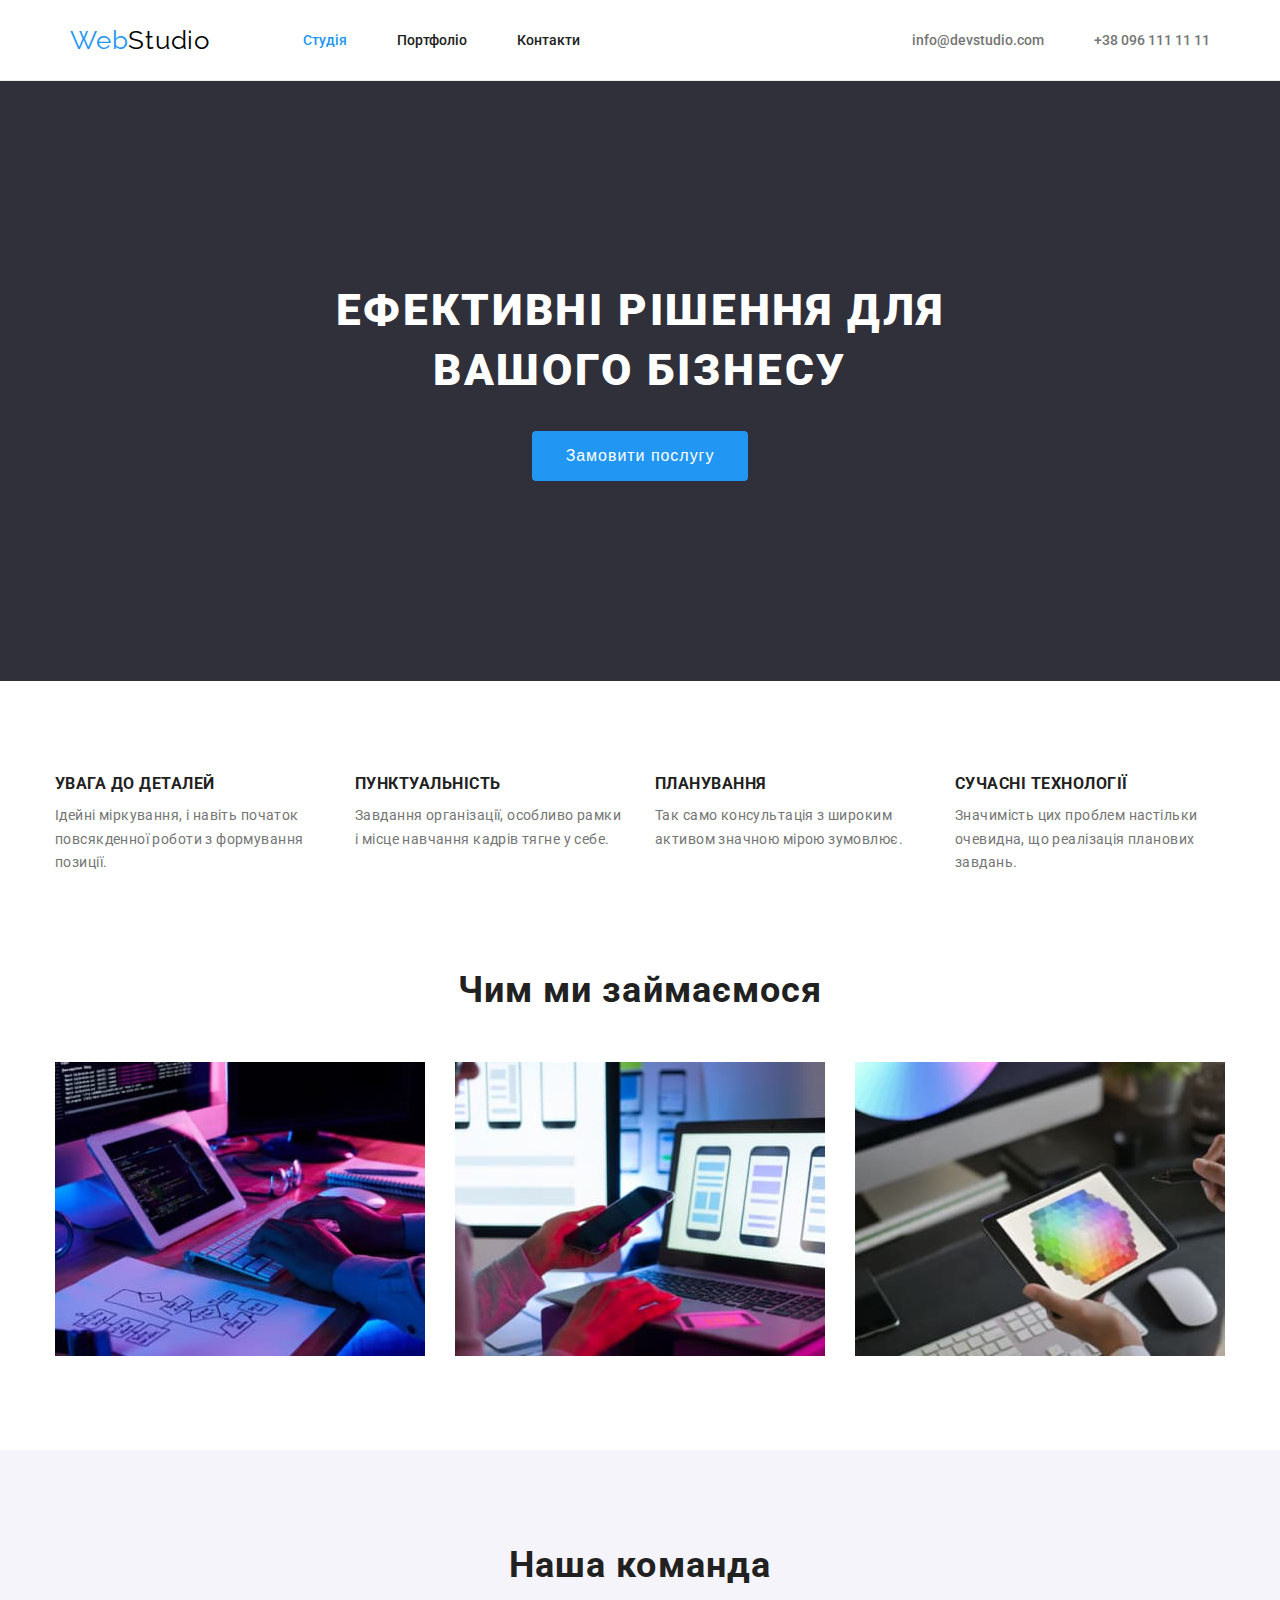
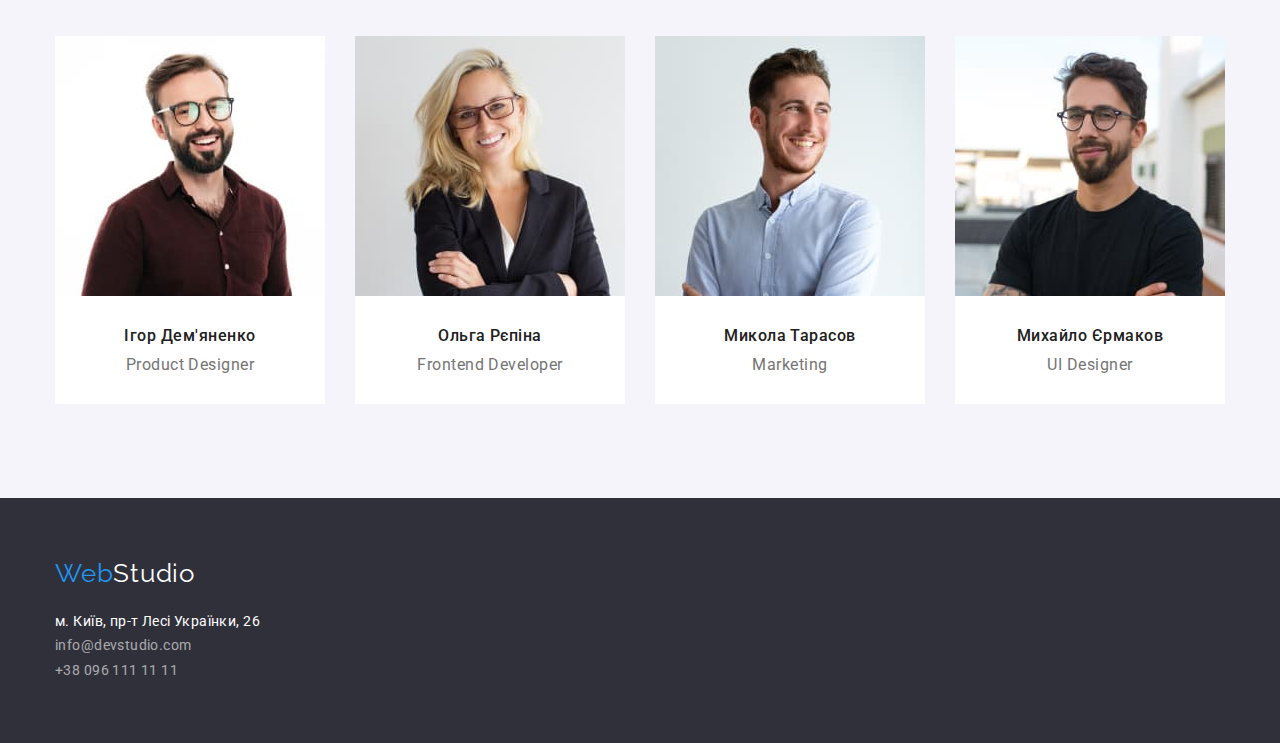
<file: index.html>
<!DOCTYPE html>
<html lang="uk">
  <!--Метаданні-->
  <head>
    <meta charset="UTF-8" />
    <meta http-equiv="X-UA-Compatible" content="IE=edge" />
    <meta name="viewport" content="width=device-width, initial-scale=1.0" />
    <title>Студія</title>

    <!-- Шрифт із google -->
    <link rel="preconnect" href="https://fonts.googleapis.com" />
    <link rel="preconnect" href="https://fonts.gstatic.com" crossorigin />
    <link href="https://fonts.googleapis.com/css2?family=Raleway:wght@700&family=Roboto:wght@400;500;700&display=swap"
      rel="stylesheet"/>

    <!-- Modern-normalize -->
    <link
      rel="stylesheet"
      href="https://cdnjs.cloudflare.com/ajax/libs/modern-normalize/1.1.0/modern-normalize.min.css"
      integrity="sha512-wpPYUAdjBVSE4KJnH1VR1HeZfpl1ub8YT/NKx4PuQ5NmX2tKuGu6U/JRp5y+Y8XG2tV+wKQpNHVUX03MfMFn9Q=="
      crossorigin="anonymous"
      referrerpolicy="no-referrer"/>

    <!-- Стилі CSS -->
    <link rel="stylesheet" href="./CSS/styles.css" />
  </head>

  <!--Тіло сайта Студія-->
  <body class="body">
    <!--Шапка сайту-->
    <header class="header">
      <div class="container main-nav">
          <nav class="container menu">
            <a href="./index.html" lang="en" class="logo"><span class="accent">Web</span>Studio</a>
            <ul class="site-nav list">
              <li class="item"><a href="./index.html" class="link current">Студія</a></li>
              <li class="item"><a href="./portfolio.html" class="link">Портфоліо</a></li>
              <li class="item"><a href="./contacts.html" class="link">Контакти</a></li>
            </ul>
          </nav>
        
          <div class="container">
            <ul class="auth-nav list">
              <li class="item">
                <a href="mailto:info@devstudio.com" lang="en" class="link">info@devstudio.com</a>
              </li>
              <li class="item">
                <a href="tel:+380961111111" class="link">+38 096 111 11 11</a>
              </li>
            </ul>
          </div>
      </div>
    </header>

    <!--Unique page content-->
    <main>
      <!--Герой-->
      <section class="hero">
        <div class="container">
          <h1 class="hero-title">
            Ефективні рішення для <br />
            вашого бізнесу
          </h1>
          <button type="button" class="button-hero">Замовити послугу</button>
        </div>
      </section>

      <!--Наші переваги-->

      <section class="section">
        <div class="container">
          <h2 class="visually-hidden">Наші переваги</h2>
          <ul class="feature-list">
            <li class="item">
              <h3 class="feature-title">Увага до деталей</h3>
              <p class="feature-text">
                Ідейні міркування, і навіть початок повсякденної роботи з
                формування позиції.
              </p>
            </li>
            <li class="item">
              <h3 class="feature-title">Пунктуальність</h3>
              <p class="feature-text">
                Завдання організації, особливо рамки і місце навчання кадрів
                тягне у себе.
              </p>
            </li>
            <li class="item">
              <h3 class="feature-title">Планування</h3>
              <p class="feature-text">
                Так само консультація з широким активом значною мірою зумовлює.
              </p>
            </li>
            <li class="item">
              <h3 class="feature-title">Сучасні технології</h3>
              <p class="feature-text">
                Значимість цих проблем настільки очевидна, що реалізація
                планових завдань.
              </p>
            </li>
          </ul>
        </div>
      </section>

      <!--Чим ми займаємося-->
      <section class="section no-padding">
        <div class="container">
          <h2 class="section-title">Чим ми займаємося</h2>
          <ul class="services-list">
            <li class="item">
              <img class="card-image no-gap"src="./images/box1.jpg" alt="Послуга1" width="370" />
            </li>
            <li class="item">
              <img class="card-image no-gap" src="./images/box2.jpg" alt="Послуга2" width="370" />
            </li>
            <li class="item">
              <img class="card-image no-gap" src="./images/box3.jpg" alt="Послуга3" width="370" />
            </li>
          </ul>
        </div>
      </section>

      <!--Наша команда-->
      <section class="section team">
        <div class="container">
          <h2 class="section-title">Наша команда</h2>
          <ul class="team-list">
            <li class="employee">
              <img class="card-image no-gap" src="./images/img.jpg" alt="Ігор Дем'яненко" width="270" />
              <h3 class="title">Ігор Дем'яненко</h3>
              <p lang="en" class="team-position">Product Designer</p>
            </li>
            <li class="employee">
              <img class="card-image no-gap" src="./images/img(1).jpg" alt="Ольга Рєпіна" width="270" />
              <h3 class="title">Ольга Рєпіна</h3>
              <p lang="en" class="team-position">Frontend Developer</p>
            </li>
            <li class="employee">
              <img class="card-image no-gap" src="./images/img(2).jpg" alt="Микола Тарасов" width="270" />
              <h3 class="title">Микола Тарасов</h3>
              <p lang="en" class="team-position">Marketing</p>
            </li>
            <li class="employee">
              <img class="card-image no-gap" src="./images/img(3).jpg" alt="Михайло Єрмаков" width="270"/>
              <h3 class="title">Михайло Єрмаков</h3>
              <p lang="en" class="team-position">UI Designer</p>
            </li>
          </ul>
        </div>
      </section>
    </main>

    <!--Footer-->
    <footer class="footer">
      <div class="container">
        <a href="./index.html" lang="en" class="logo">
          <span class="accent">Web</span><span class="accent-wiht">Studio</span>
        </a>
        <address>
          <ul class="footer-list">
            <li>
              <a
                href="https://goo.gl/maps/CPtrU1FHBa2aNyZL9"
                target="_blank"
                rel="noopener noreferrer nofollow"
                class="link-adress"
                >м. Київ, пр-т Лесі Українки, 26</a
              >
            </li>
            <li>
              <a href="mailto:info@devstudio.com" lang="en" class="link"
                >info@devstudio.com</a
              >
            </li>
            <li>
              <a href="tel:+380961111111" class="link">+38 096 111 11 11</a>
            </li>
          </ul>
        </address>
      </div>
    </footer>
  </body>
</html>
</file>
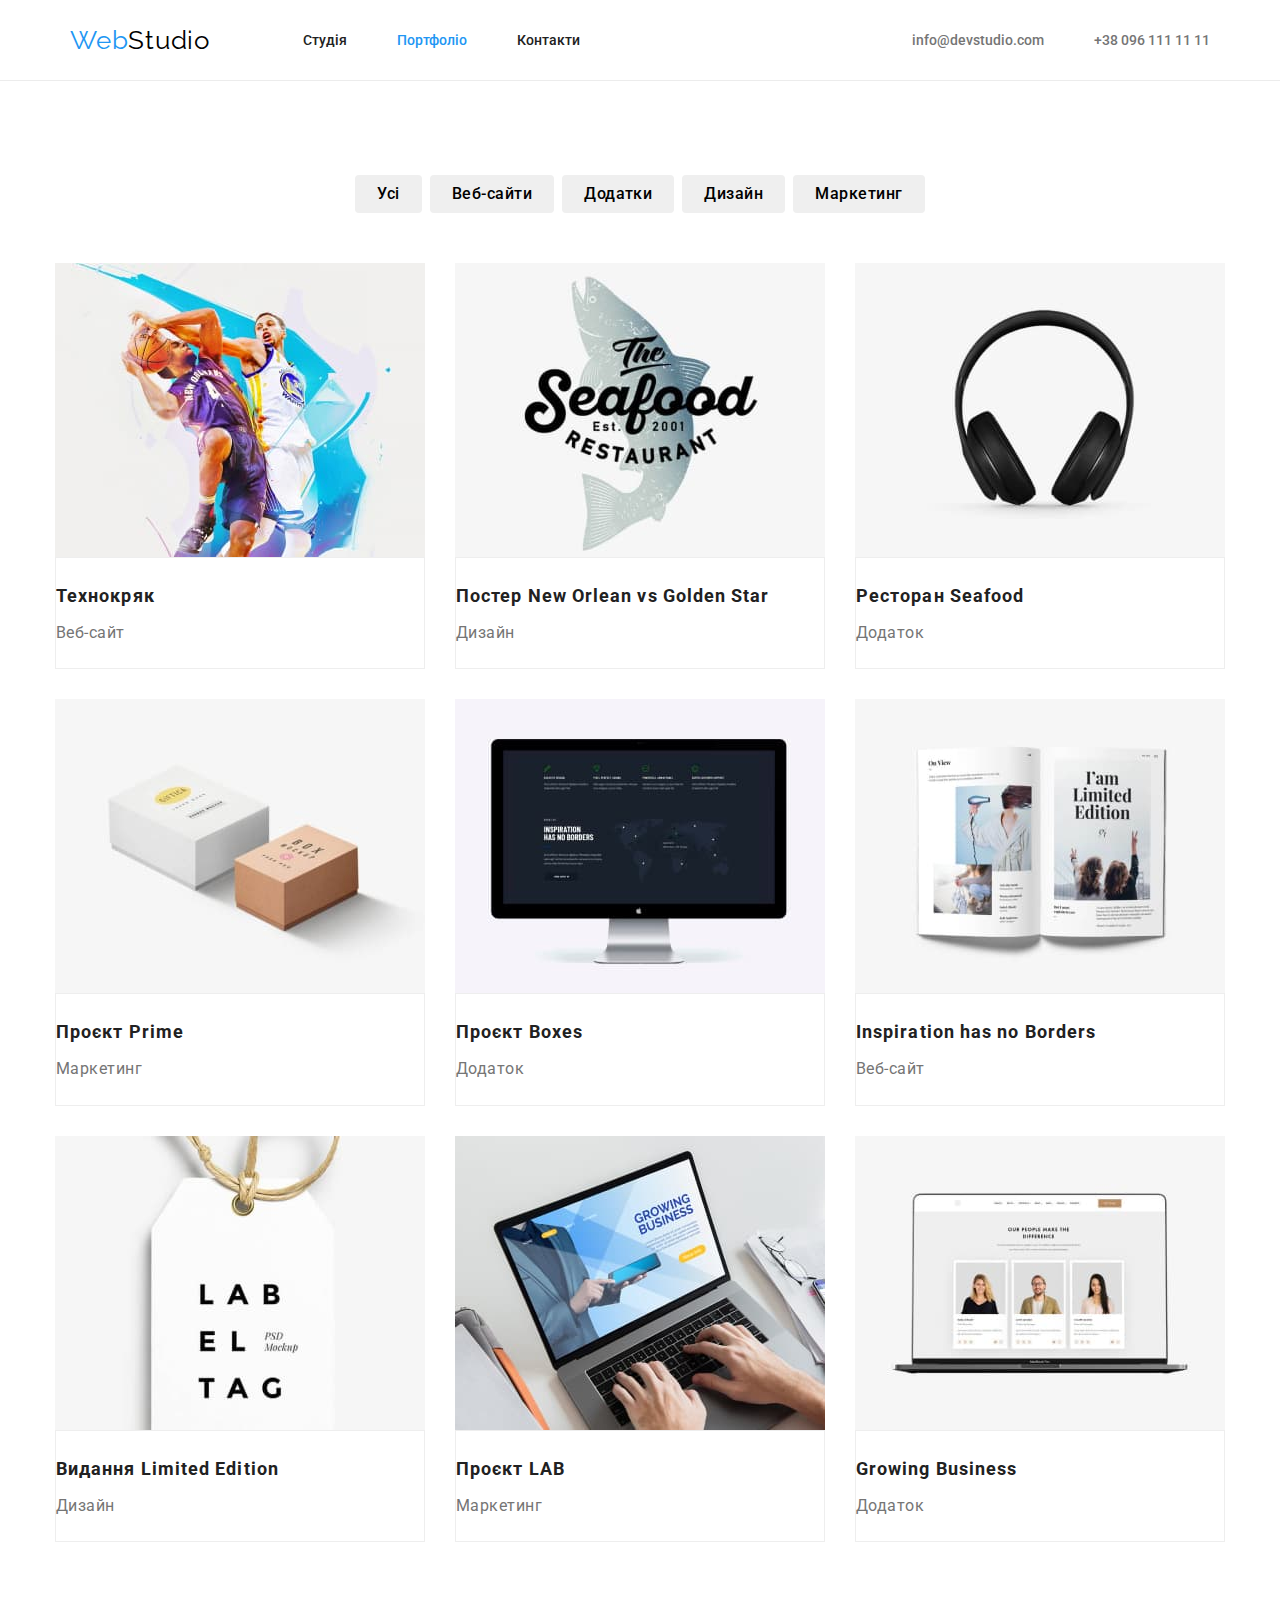
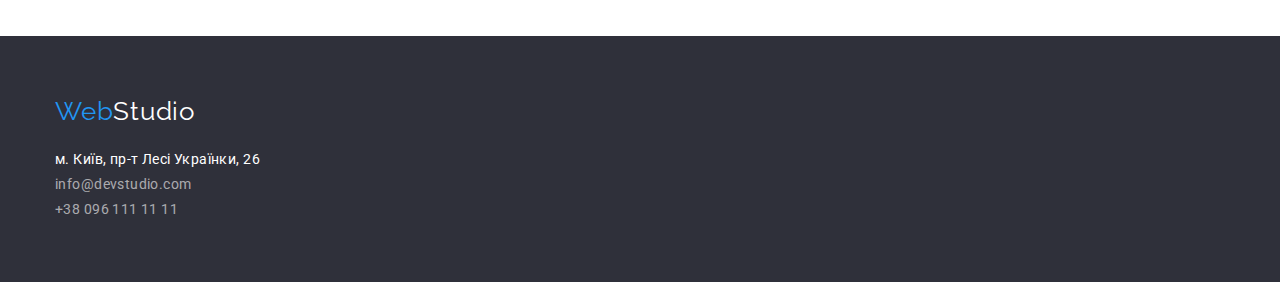
<file: portfolio.html>
<!DOCTYPE html>
<html lang="uk">
  <!--Метаданні-->
  <head>
    <meta charset="UTF-8" />
    <meta http-equiv="X-UA-Compatible" content="IE=edge" />
    <meta name="viewport" content="width=device-width, initial-scale=1.0" />
    <title>Студія</title>

    <!-- Шрифт із google -->
    <link rel="preconnect" href="https://fonts.googleapis.com" />
    <link rel="preconnect" href="https://fonts.gstatic.com" crossorigin />
    <link
      href="https://fonts.googleapis.com/css2?family=Raleway:wght@700&family=Roboto:wght@400;500;700&display=swap"
      rel="stylesheet"
    />

    <!-- Modern-normalize -->
    <link
      rel="stylesheet"
      href="https://cdnjs.cloudflare.com/ajax/libs/modern-normalize/1.1.0/modern-normalize.min.css"
      integrity="sha512-wpPYUAdjBVSE4KJnH1VR1HeZfpl1ub8YT/NKx4PuQ5NmX2tKuGu6U/JRp5y+Y8XG2tV+wKQpNHVUX03MfMFn9Q=="
      crossorigin="anonymous"
      referrerpolicy="no-referrer"
    />

    <!-- Стилі CSS -->
    <link rel="stylesheet" href="./CSS/styles.css" />
  </head>

  <!--Тіло сайта Студія-->
  <body class="body">
    <!--Шапка сайту-->
    <header class="header">
      <div class="container main-nav">
        <nav class="container menu">
          <a href="./index.html" lang="en" class="logo"><span class="accent">Web</span>Studio</a>
          <ul class="site-nav list">
            <li class="item"><a href="./index.html" class="link">Студія</a></li>
            <li class="item"><a href="./portfolio.html" class="link current">Портфоліо</a></li>
            <li class="item"><a href="./contacts.html" class="link">Контакти</a></li>
          </ul>
        </nav>
        <div class="container">
          <ul class="auth-nav list">
            <li class="item"><a href="mailto:info@devstudio.com" lang="en" class="link">info@devstudio.com</a>
            </li>
            <li class="item"><a href="tel:+380961111111" class="link">+38 096 111 11 11</a>
            </li>
          </ul>
        </div>
      </div>
    </header>

    <!--Unique page content-->
    <main>
      <section class="section">
        <div class="container main-direction">
          <h1 class="visually-hidden">Приклади робіт</h1>
          <ul class="direction-list">
            <li class="item"><button class="button-direction" type="button">Усі</button></li>
            <li class="item">
              <button class="button-direction" type="button">Веб-сайти</button>
            </li>
            <li class="item">
              <button class="button-direction" type="button">Додатки</button>
            </li>
            <li class="item">
              <button class="button-direction" type="button">Дизайн</button>
            </li>
            <li class="item">
              <button class="button-direction" type="button">Маркетинг</button>
            </li>
          </ul>
        </div>

        <div class="container">
          <ul class="projects-list">
            <li class="projects">
              <img
                class="card-image no-gap"
                src="./images-portfolio/img1.jpg"
                alt="Технокряк"
                width="370"
              />
              <div class="direction-item">
                <h2 class="projects-title">Технокряк</h2>
                <p class="direction">Веб-сайт</p>
              </div>
            </li>
            <li class="projects">
              <img
                class="card-image no-gap"
                src="./images-portfolio/img2.jpg"
                alt="Постер New Orlean vs Golden Star"
                width="370"
              />
              <div class="direction-item">
                <h2 class="projects-title">Постер New Orlean vs Golden Star</h2>
                <p class="direction">Дизайн</p>
              </div>
            </li>
            <li class="projects">
              <img
                class="card-image no-gap"
                src="./images-portfolio/img3.jpg"
                alt="Ресторан Seafood"
                width="370"
              />
              <div class="direction-item">
                <h2 class="projects-title">Ресторан Seafood</h2>
                <p class="direction">Додаток</p>
              </div>
            </li>
            <li class="projects">
              <img
                class="card-image no-gap"
                src="./images-portfolio/img4.jpg"
                alt="Проєкт Prime"
                width="370"
              />
              <div class="direction-item">
                <h2 class="projects-title">Проєкт Prime</h2>
                <p class="direction">Маркетинг</p>
              </div>
            </li>
            <li class="projects">
              <img
                class="card-image no-gap"
                src="./images-portfolio/img5.jpg"
                alt="Проєкт Boxes"
                width="370"
              />
              <div class="direction-item">
                <h2 class="projects-title">Проєкт Boxes</h2>
                <p class="direction">Додаток</p>
              </div>
            </li>
            <li class="projects">
              <img
                class="card-image no-gap"
                src="./images-portfolio/img6.jpg"
                alt="Inspiration has no Borders"
                width="370"
              />
             <div class="direction-item">
                <h2 class="projects-title">Inspiration has no Borders</h2>
                <p class="direction">Веб-сайт</p>
             </div>
            </li>
            <li class="projects">
              <img
                class="card-image no-gap"
                src="./images-portfolio/img7.jpg"
                alt="Видання Limited Edition"
                width="370"
              />
              <div class="direction-item">
                <h2 class="projects-title">Видання Limited Edition</h2>
                <p class="direction">Дизайн</p>
              </div>
            </li>
            <li class="projects">
              <img
                class="card-image no-gap"
                src="./images-portfolio/img8.jpg"
                alt="Проєкт LAB"
                width="370"
              />
              <div class="direction-item">
                <h2 class="projects-title">Проєкт LAB</h2>
                <p class="direction">Маркетинг</p>
              </div>
            </li>
            <li class="projects">
              <img
                class="card-image no-gap"
                src="./images-portfolio/img9.jpg"
                alt="Growing Business"
                width="370"
              />
              <div class="direction-item">
                <h2 class="projects-title">Growing Business</h2>
                <p class="direction">Додаток</p>
              </div>
            </li>
          </ul>
        </div>
      </section>
    </main>

    <!--Footer-->
    <footer class="footer">
      <div class="container">
        <a href="./index.html" lang="en" class="logo">
          <span class="accent">Web</span><span class="accent-wiht">Studio</span>
        </a>
        <address>
          <ul class="footer-list">
            <li>
              <a
                href="https://goo.gl/maps/CPtrU1FHBa2aNyZL9"
                target="_blank"
                rel="noopener noreferrer nofollow"
                class="link-adress"
                >м. Київ, пр-т Лесі Українки, 26</a
              >
            </li>
            <li>
              <a href="mailto:info@devstudio.com" lang="en" class="link"
                >info@devstudio.com</a
              >
            </li>
            <li>
              <a href="tel:+380961111111" class="link">+38 096 111 11 11</a>
            </li>
          </ul>
        </address>
      </div>
    </footer>
  </body>
</html>
</file>
<file: CSS/styles.css>
/*========= Основна палітра =========*/

:root {
  --color-dark: #000000;
  --color-primary-text: #757575;
  --color-title-text: #212121;
  --color-white-text: #ffffff;
  --color-action: #2196f3;
  --color-blue-button: #188ce8;
  --color-secondary-button: #f5f4fa;
  --color-white-background: #ffffff;
  --color-secondary-background: #f5f4fa;
  --color-futter-background: #2f303a;
  --color-line-header: #ECECEC;
  --color-line-direction-item: #EEEEEE;
}

.body {
  color: var(--color-primary-text);
  font-family: Roboto, sans-serif;
  background-color: var(--color-white-background);
  font-size: 14px;
}

.section-title {
  color: var(--color-title-text);
  font-size: 36px;
  line-height: 1.17;
  letter-spacing: 0.03em;
  text-align: center;
  margin-top: 0;
  margin-bottom: 0;
}

* {
  margin: 0;
  padding: 0;
  list-style: none;
  box-sizing:border-box;
}

.container {
  width: 1200px;
  padding-left: 15px;
  padding-right: 15px;
  margin-left: auto;
  margin-right: auto;
}

.section {
  padding-top: 94px;
  padding-bottom: 94px;
}

.section.no-padding {
  padding-top: 0px;
}

.card-image.no-gap {
  display: block;
}

/* =========ГОЛОВНА СТОРІНКА========= */

/*========= Шапка сайту=========*/

.header {
  border-bottom: 1px solid var(--color-line-header);
}

.logo {
  color: var(--color-dark);
  font-family: Raleway, sans-serif;
  font-size: 26px;
  line-height: 1.19;
  letter-spacing: 0.03em;
  text-decoration: none;
}

.accent {
  color: var(--color-action);
}

.main-nav {
  display: flex;
  align-items: center;
}

.menu {
  display: flex;
  align-items: center;
}

.site-nav {
  display: flex;
  margin-left: 93px;
}

.auth-nav {
  display: flex;
  justify-content: flex-end;
}

.site-nav .item + .item,
.auth-nav .item + .item {
  margin-left: 50px;
}

.site-nav .link {
  color: var(--color-title-text);
  font-weight: 500;
  line-height: 1.15;
  text-decoration: none;
  display: block;
  padding-top: 32px;
  padding-bottom: 32px;
}

.site-nav .link:hover,
.site-nav .link:focus {
  color: var(--color-action);
}

.auth-nav .link {
  color: var(--color-primary-text);
  font-weight: 500;
  line-height: 1.15;
  text-decoration: none;
  display: block;
  padding-top: 32px;
  padding-bottom: 32px;
}

.site-nav .link.current {
  color: var(--color-action);
}

.auth-nav .link:hover,
.auth-nav .link:focus {
  color: var(--color-action);
}

/* =========Герой =========*/

.hero {
  text-align: center;
  padding-top: 200px;
  padding-bottom: 200px;
  background-color: var(--color-futter-background);
}

.hero-title {
  color: var(--color-white-text);
  font-weight: 900;
  font-size: 44px;
  line-height: 1.36;
  text-align: center;
  text-transform: uppercase;
  letter-spacing: 0.06em;
  margin-top: 0;
  margin-bottom: 30px;
}

.button-hero {
  color: var(--color-white-background);
  background-color: var(--color-action);
  font-size: 16px;
  line-height: 1.88;
  letter-spacing: 0.06em;
  cursor: pointer;
  border: 1 px solid var(--color-action);
  border-radius: 4px;
  padding-left: 32px;
  padding-right: 32px;
  min-width: 216px;
  min-height: 50px;
  text-align: center;
  display: inline-block;
}

.button-hero:hover,
.button-hero:focus {
  background-color: var(--color-blue-button);
}

/* =========Наші переваги =========*/

.feature-title {
  color: var(--color-title-text);
  line-height: 1.15;
  letter-spacing: 0.03em;
  text-transform: uppercase;
  margin-top: 0;
  margin-bottom: 10px;
}

.feature-text {
  line-height: 1.71;
  letter-spacing: 0.03em;
  margin-top: 0;
  margin-bottom: 0px;
}

.feature-list {
  list-style: none;
  margin-top: 0;
  margin-bottom: 0px;
  display: flex;

}

.feature-list .item {
  width: 270px;
  margin-right: 30px;
}


.feature-list .item:last-child {
  margin-right: 0px;
}

.visually-hidden {
  position: absolute;
  white-space: nowrap;
  width: 1px;
  height: 1px;
  overflow: hidden;
  border: 0;
  padding: 0;
  clip: rect(0 0 0 0);
  clip-path: inset(50%);
  margin: -1px;
}

/* =========Чим ми займаємося========= */

.services-list {
  list-style: none;
  margin-top: 50px;
  margin-bottom: 0px;
  display: flex;
}

.services-list .item {
  margin-right: 30px;
}

.services-list .item:last-child {
  margin-right: 0px;
}

/*========= Наша команда========= */

.section.team {
  background-color: var(--color-secondary-background);
  padding-top: 94px;
  padding-bottom: 94px;
}

.team-list {
  margin-top: 50px;
  margin-bottom: 0px;
  display: flex;
}

.team-list .title {
  color: var(--color-title-text);
  font-weight: 500;
  font-size: 16px;
  line-height: 1.19;
  letter-spacing: 0.03em;
  margin-top: 0px;
  margin-bottom: 0px;
  text-align: center;
  padding-top: 30px;
  padding-bottom: 10px;
}

.team-position {
  font-size: 16px;
  line-height: 1.19;
  letter-spacing: 0.03em;
  margin-top: 0px;
  margin-bottom: 0px;
}

.team-list {
  list-style: none;
}

.employee {
  background-color: var(--color-white-background);
  margin-right: 30px;
}

.employee:last-child {
  margin-right: 0px;
}


.section-team. title {
  padding-bottom: 30px;
  text-align: center;
}

.team-position {
  padding-bottom: 30px;
  text-align: center;
}

/* =========Footer =========*/

.footer {
  background-color: var(--color-futter-background);
  padding-top: 60px;
  padding-bottom: 60px;
}

.footer-list {
  list-style: none;
  line-height: 24px;
  font-style: normal;
  margin-top: 20px;
  margin-bottom: 0px;
}

.link-adress {
  color: var(--color-white-text);
  line-height: 1.7;
  letter-spacing: 0.03em;
  text-decoration: none;
  margin-top: 0px;
  margin-bottom: 9px;
}

.footer .link {
  color: rgba(255, 255, 255, 0.6);
  line-height: 1.7;
  letter-spacing: 0.03em;
  text-decoration: none;
}

.footer .link:hover,
.footer .link:focus {
  color: var(--color-action);
}

.accent-wiht {
  color: var(--color-white-text);
}

/*========= PORTFOLIO PAGE=========*/

/* =========Проекти=========*/

.button-direction {
  text-align: center;
  font-weight: 500;
  font-size: 16px;
  letter-spacing: 0.03em;
  line-height: 1.62;
  font-family: inherit;
  list-style: none;
  border: none;
  cursor: pointer;
  border-radius: 4px;
  padding-top: 6px;
  padding-bottom: 6px;
  padding-right: 22px;
  padding-left: 22px;

}

.button-direction:hover,
.button-direction:focus {
  color: var(--color-white-text);
  background-color: var(--color-action);
}

.direction-list {
  list-style: none;
  color: var(--color-white-text);
  display: flex;
  margin-left: auto;
  margin-right: auto;
  margin-bottom: 50px;
}

.direction-list .item {
  margin-right: 8px;
}

.direction-list .item:last-child {
  margin-right: 0px;
}

.projects-list {
  list-style: none;
  display: flex;
  flex-wrap: wrap;
}

.projects-title {
  color: var(--color-title-text);
  font-size: 18px;
  line-height: 2;
  letter-spacing: 0.06em;
  margin-top: 0px;
  margin-bottom: 4px;
}

.projects {
  background-color: var(--color-white-background);
  margin-right: 30px;
  margin-bottom: 30px;
}

.projects:nth-child(3n) {
  margin-right: 0;
}

.projects:nth-last-child(-n + 3) {
  margin-bottom: 0;
}


.direction {
  font-size: 16px;
  line-height: 1.9;
  letter-spacing: 0.03em;
  margin-top: 0;
  margin-bottom: 0;
}

.direction-item {
  padding-top: 20px;
  padding-bottom: 20px;
  border: 1px solid var(--color-line-direction-item);
}

.main-direction {
  display: flex;
  }
</file>
